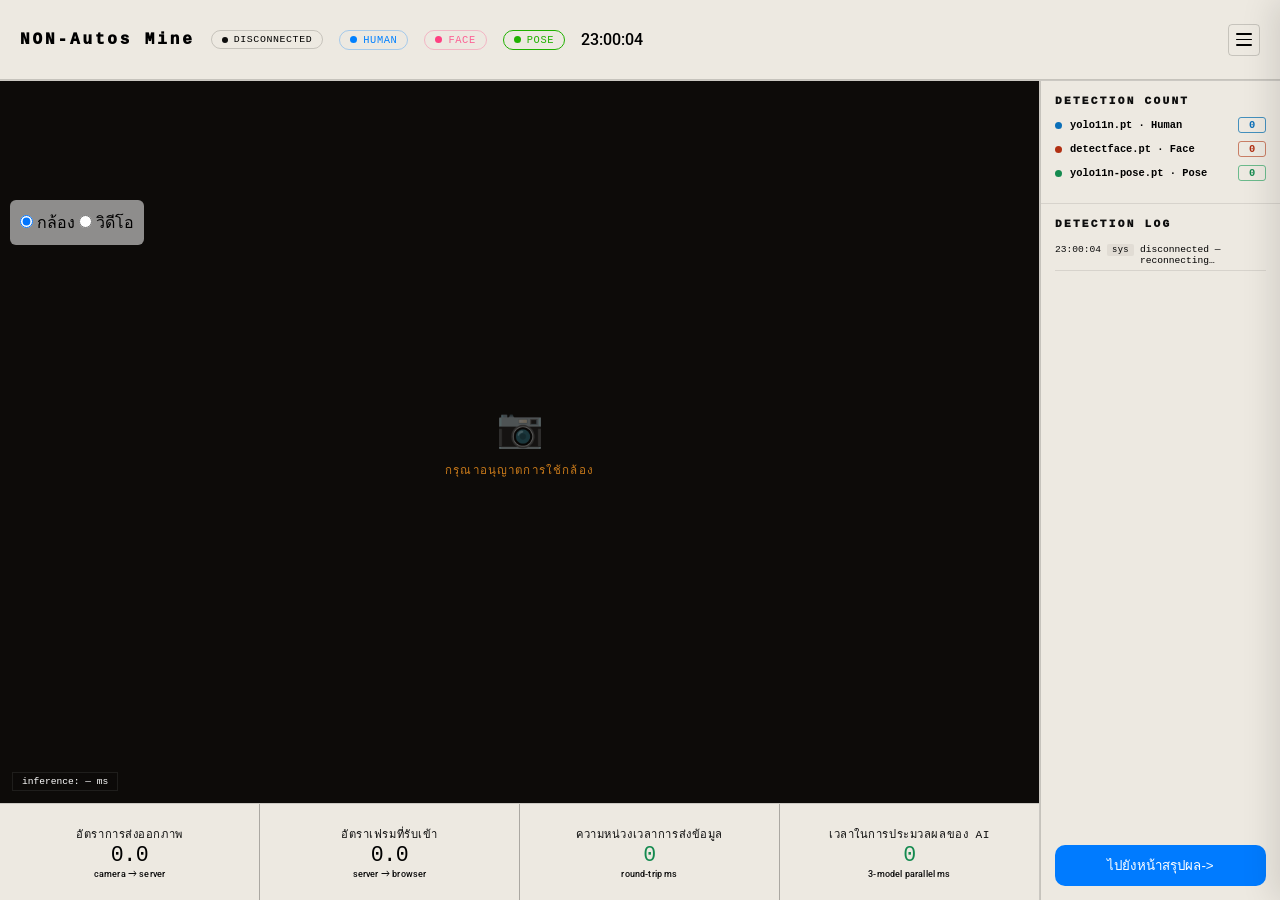
<file: Website/index.html>
<!doctype html>
<html lang="th">

<head>
    <meta charset="utf-8" />
    <title>NON | Main page</title>
    <meta name="viewport" content="width=device-width, initial-scale=1" />
    <link rel="stylesheet" href="index.css" />
</head>

<body>

    <div class="app">

        <!-- ===== HEADER ===== -->
        <header class="header">
            <div class="header-title">
                NON-Autos&nbsp;Mine
            </div>

            <!-- WebSocket status -->
            <div class="ws-pill">
                <span class="ws-dot" id="wsDot"></span>
                <span id="wsLabel">DISCONNECTED</span>
            </div>

            <!-- Model indicators -->
            <div class="ws-pill" style="border-color:rgba(0,128,255,0.3)">
                <span style="width:7px;height:7px;border-radius:50%;background:#0080ff;flex-shrink:0"></span>
                <span style="font-family:var(--mono);font-size:0.65rem;color:#0080ff">HUMAN</span>
            </div>
            <div class="ws-pill" style="border-color:rgba(255,64,129,0.3)">
                <span style="width:7px;height:7px;border-radius:50%;background:#ff4081;flex-shrink:0"></span>
                <span style="font-family:var(--mono);font-size:0.65rem;color:rgba(255,64,129,0.8)">FACE</span>
            </div>
            <div class="ws-pill" style="border-color:rgb(32, 177, 0)">
                <span style="width:7px;height:7px;border-radius:50%;background:rgb(32, 177, 0);flex-shrink:0"></span>
                <span style="font-family:var(--mono);font-size:0.65rem;color:rgb(32, 177, 0)">POSE</span>
            </div>

            <div class="header-time" id="clock">00:00:00</div>

            <!-- Hamburger -->
            <button class="hamburger" id="hamburgerBtn" aria-label="เมนู">
                <span></span><span></span><span></span>
            </button>
        </header>

        <!-- ===== DRAWER OVERLAY ===== -->
        <div class="drawer-overlay" id="drawerOverlay"></div>

        <!-- ===== DRAWER PANEL ===== -->
        <nav class="drawer" id="drawer">
            <!-- Back / Close -->
            <div class="drawer-header">
                <button class="drawer-back" id="drawerBack">
                    <svg width="16" height="16" viewBox="0 0 16 16" fill="none">
                        <path d="M10 3L5 8L10 13" stroke="currentColor" stroke-width="1.8" stroke-linecap="round" stroke-linejoin="round"/>
                    </svg>
                    <span id="drawerBackLabel">ปิดเมนู</span>
                </button>
                <div class="drawer-title" id="drawerTitle">NON-Autos&nbsp;Mine</div>
            </div>

            <!-- ===== MAIN MENU ===== -->
            <div class="drawer-body" id="drawerMain">
                <p class="drawer-subtitle">เลือกหมวดหมู่ที่ต้องการดู</p>

                <button class="menu-item" data-panel="graph">
                    <span class="menu-icon">📈</span>
                    <span class="menu-text">
                        <span class="menu-label">ข้อมูลกราฟ</span>
                        <span class="menu-desc">Plot กราฟความเร็ว & Keypoint</span>
                    </span>
                    <span class="menu-arrow">›</span>
                </button>

                <button class="menu-item" data-panel="score">
                    <span class="menu-icon">🏅</span>
                    <span class="menu-text">
                        <span class="menu-label">คะแนนผู้เข้าร่วม</span>
                        <span class="menu-desc">แบ่งคะแนนรายบุคคล</span>
                    </span>
                    <span class="menu-arrow">›</span>
                </button>

                <button class="menu-item" data-panel="settings">
                    <span class="menu-icon">⚙️</span>
                    <span class="menu-text">
                        <span class="menu-label">การตั้งค่าพารามิเตอร์</span>
                        <span class="menu-desc">ประเภทกิจกรรม & ส่วนของร่างกาย</span>
                    </span>
                    <span class="menu-arrow">›</span>
                </button>

                <div class="drawer-divider"></div>
                <div class="drawer-info">
                    <div class="info-row"><span class="info-k">Model</span><span class="info-v">yolo11n · yolo11n-pose</span></div>
                    <div class="info-row"><span class="info-k">Status</span><span id="drawerWsStatus" class="info-v" style="color:var(--col-pose)">—</span></div>
                </div>
            </div>

            <!-- ===== PANEL: GRAPH ===== -->
            <div class="drawer-body drawer-panel" id="panelGraph">
                <p class="drawer-subtitle">กราฟจากข้อมูล AI Detection</p>

                <!-- Speed chart -->
                <div class="chart-block">
                    <div class="chart-label">
                        <span class="chart-dot" style="background:#ff3333"></span>
                        อัตราเร็วของจุดสีแดง ณ จุดตัดเส้นทแยงมุม
                    </div>
                    <canvas class="mini-chart" id="chartSpeed" height="90"></canvas>
                    <div class="chart-legend">
                        <span class="legend-item"><span class="leg-dot" style="background:#ff3333"></span>px/s</span>
                    </div>
                </div>

                <!-- Keypoint chart -->
                <div class="chart-block">
                    <div class="chart-label">
                        <span class="chart-dot" style="background:#69ff47"></span>
                        การเคลื่อนที่ของ Keypoint (Pose)
                    </div>
                    <canvas class="mini-chart" id="chartKeypoint" height="90"></canvas>
                    <div class="chart-legend" id="kpLegend">
                        <span class="legend-item"><span class="leg-dot" style="background:rgba(80,200,255,0.9)"></span>แขนซ้าย</span>
                        <span class="legend-item"><span class="leg-dot" style="background:rgba(255,220,50,0.9)"></span>แขนขวา</span>
                        <span class="legend-item"><span class="leg-dot" style="background:rgba(200,200,255,0.8)"></span>หัว</span>
                        <span class="legend-item"><span class="leg-dot" style="background:rgba(105,255,71,0.85)"></span>ลำตัว</span>
                    </div>
                </div>
            </div>

            <!-- ===== PANEL: SCORE ===== -->
            <div class="drawer-body drawer-panel" id="panelScore">
                <p class="drawer-subtitle">คะแนนแยกตามบุคคลที่ตรวจจับได้</p>
                <div id="scoreList" class="score-list">
                    <div class="score-empty">ยังไม่มีข้อมูลผู้เข้าร่วม<br>รอให้ตรวจจับ Human…</div>
                </div>
            </div>

            <!-- ===== PANEL: SETTINGS ===== -->
            <div class="drawer-body drawer-panel" id="panelSettings">
                <p class="drawer-subtitle">พารามิเตอร์การวิเคราะห์</p>

                <!-- ค่าที่รับมาจาก setup.html -->
                <div class="setting-group">
                    <label class="setting-label">ข้อมูลจากการตั้งค่า</label>
                    <div class="setup-info-block">
                        <div class="setup-info-row">
                            <span class="setup-info-k">วิธีเล่น</span>
                            <span class="setup-info-v" id="infoPlayMethod">—</span>
                        </div>
                        <div class="setup-info-row">
                            <span class="setup-info-k">วัตถุประสงค์</span>
                            <span class="setup-info-v" id="infoObjective">—</span>
                        </div>
                        <div class="setup-info-row">
                            <span class="setup-info-k">ชื่อเกม</span>
                            <span class="setup-info-v" id="infoGameName">—</span>
                        </div>
                    </div>
                </div>

                <div class="drawer-divider"></div>
            </div>
        </nav>

        <!-- ===== CAMERA ===== -->
        <div style="position:absolute;top:200px;left:10px;z-index:50;background:rgba(255, 255, 255, 0.533);padding:10px;border-radius:6px">
            <label>
                <input type="radio" name="mode" value="camera" checked> กล้อง
            </label>
            <label>
                <input type="radio" name="mode" value="video"> วิดีโอ
            </label>
            <input type="file" id="videoFile" accept="video/mp4" style="display:none" />
        </div>

        <main class="camera-area">
            <!-- Live feed -->
            <video id="video" autoplay playsinline muted></video>

            <!-- AI overlay canvas -->
            <canvas id="overlay"></canvas>

            <!-- Camera offline notice -->
            <div class="cam-offline" id="camOffline">
                <div class="cam-offline-icon">📷</div>
                <div class="cam-offline-text">กรุณาอนุญาตการใช้กล้อง</div>
            </div>

            <!-- Inference time badge (bottom-left) -->
            <div class="infer-badge" id="inferBadge">
                inference: <span>—</span> ms
            </div>
        </main>

        <!-- ===== STATUS BAR ===== -->
        <section class="status-bar">
            <div class="stat-cell">
                <div class="stat-label">อัตราการส่งออกภาพ</div>
                <div class="stat-value" id="valTxFps">0</div>
                <div class="stat-sub">camera → server</div>
            </div>
            <div class="stat-cell">
                <div class="stat-label">อัตราเฟรมที่รับเข้า</div>
                <div class="stat-value" id="valRxFps">0</div>
                <div class="stat-sub">server → browser</div>
            </div>
            <div class="stat-cell">
                <div class="stat-label">ความหน่วงเวลาการส่งข้อมูล</div>
                <div class="stat-value ok" id="valLat">—</div>
                <div class="stat-sub">round-trip ms</div>
            </div>
            <div class="stat-cell">
                <div class="stat-label">เวลาในการประมวลผลของ AI</div>
                <div class="stat-value ok" id="valInfer">—</div>
                <div class="stat-sub">3-model parallel ms</div>
            </div>
        </section>

        <!-- ===== SIDEBAR ===== -->
        <aside class="sidebar">

            <!-- Model counts -->
            <div class="sidebar-section">
                <div class="section-title">Detection Count</div>

                <div class="model-row">
                    <span class="model-dot human"></span>
                    <span class="model-name">yolo11n.pt · Human</span>
                    <span class="model-count human" id="countHuman">0</span>
                </div>
                <div class="model-row">
                    <span class="model-dot face"></span>
                    <span class="model-name">detectface.pt · Face</span>
                    <span class="model-count face" id="countFace">0</span>
                </div>
                <div class="model-row">
                    <span class="model-dot pose"></span>
                    <span class="model-name">yolo11n-pose.pt · Pose</span>
                    <span class="model-count pose" id="countPose">0</span>
                </div>
            </div>

            <!-- Detection log -->
            <div class="sidebar-section" style="flex:1;overflow:hidden;display:flex;flex-direction:column">
                <div class="section-title">Detection Log</div>
                <div class="det-log" id="detLog">
                    <div class="log-entry">
                        <span class="log-ts">--:--:--</span>
                        <span class="log-type face">SYS</span>
                        <span class="log-detail">รอการเชื่อมต่อ…</span>
                    </div>
                </div>
                <button id="goDashboardBtn" style="border-radius: 10px; font-color: white; background-color: #007bff; border: none; padding: 10px 20px; cursor: pointer; margin-top: auto; width: 100%;">
                    <span style="color: white; text-decoration: none;">ไปยังหน้าสรุปผล-></span>
                </button>
            </div>

        </aside>

    </div>

    <script src="index.js"></script>
</body>

</html>
</file>
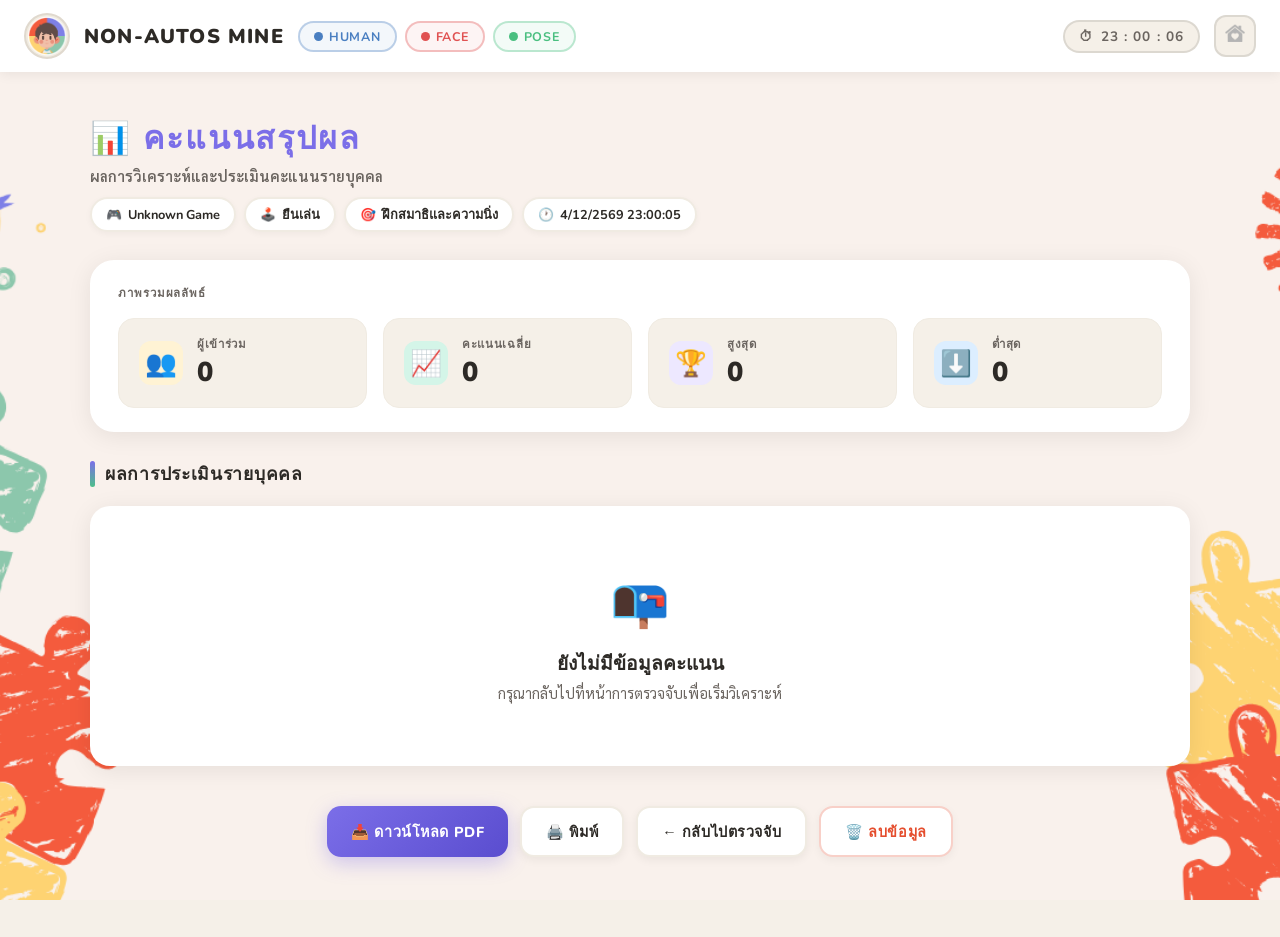
<file: Website/Dashboard.html>
<!doctype html>
<html lang="th">
<head>
    <meta charset="utf-8" />
    <title>NON | คะแนนสรุปผล</title>
    <meta name="viewport" content="width=device-width, initial-scale=1" />
    <link rel="preconnect" href="https://fonts.googleapis.com">
    <link href="https://fonts.googleapis.com/css2?family=Nunito:wght@400;600;700;800;900&family=Sarabun:wght@400;600;700&display=swap" rel="stylesheet">
    <style>
        *, *::before, *::after {
            box-sizing: border-box;
            margin: 0;
            padding: 0;
        }

        :root {
            --bg: #f5f0e8;
            --white: #ffffff;
            --ink: #2d2a26;
            --ink-soft: #6b6560;
            --red: #e54e2e;
            --orange: #f4a020;
            --teal: #4dbf8a;
            --purple: #7b6ee8;
            --col-human: #4a7fc1;
            --col-face: #e05252;
            --col-pose: #4abf80;
            --shadow: 0 4px 24px rgba(0,0,0,0.08);
            --border: #f0ebe2;
        }

        html, body {
            min-height: 100%;
            background: url('image/BG.png') no-repeat center center fixed;
            background-size: cover;
            background-color: var(--bg);
            font-family: 'Nunito', 'Sarabun', sans-serif;
            color: var(--ink);
            overflow-x: hidden;
        }

        /* ===== HEADER ===== */
        .header {
            position: sticky;
            top: 0;
            z-index: 100;
            height: 72px;
            background: var(--white);
            box-shadow: 0 2px 12px rgba(0,0,0,0.07);
            display: flex;
            align-items: center;
            gap: 14px;
            padding: 0 24px;
        }

        .logo-avatar {
            width: 46px; height: 46px;
            border-radius: 50%;
            overflow: hidden;
            flex-shrink: 0;
            background: #f0ebe0;
            display: flex; align-items: center; justify-content: center;
            font-size: 0.6rem;
            color: var(--ink-soft);
            text-align: center;
            line-height: 1.2;
            border: 2px solid #e0d9ce;
            cursor: pointer;
        }
        .logo-avatar img {
            width: 100%; height: 100%;
            object-fit: cover;
            display: block;
        }

        .header-title {
            font-size: 1.25rem;
            font-weight: 900;
            letter-spacing: 0.06em;
            color: var(--ink);
            text-transform: uppercase;
        }

        .ws-pills { display: flex; gap: 8px; }
        .ws-pill {
            display: flex; align-items: center; gap: 6px;
            border-radius: 99px;
            padding: 5px 14px;
            font-size: 0.78rem;
            font-weight: 700;
            letter-spacing: 0.06em;
            border: 2px solid;
        }
        .pill-dot { width: 9px; height: 9px; border-radius: 50%; }
        .pill-human { border-color: #4a7fc155; color: var(--col-human); background: #4a7fc110; }
        .pill-face  { border-color: #e0525255; color: var(--col-face);  background: #e0525210; }
        .pill-pose  { border-color: #4abf8055; color: var(--col-pose);  background: #4abf8010; }

        .header-right {
            margin-left: auto;
            display: flex; align-items: center; gap: 14px;
        }

        .clock-pill {
            display: flex; align-items: center; gap: 7px;
            border: 2px solid rgba(0,0,0,0.1);
            border-radius: 99px;
            padding: 5px 14px;
            font-size: 0.85rem;
            font-weight: 700;
            letter-spacing: 0.08em;
            color: var(--ink-soft);
            background: var(--bg);
        }

        .home-btn {
            width: 42px; height: 42px;
            border-radius: 12px;
            background: var(--bg);
            border: 2px solid rgba(0,0,0,0.1);
            display: flex; align-items: center; justify-content: center;
            cursor: pointer;
            transition: background 0.2s;
            text-decoration: none;
            overflow: hidden;
            color: var(--ink-soft);
            font-size: 0.55rem;
            text-align: center;
            line-height: 1.3;
        }
        .home-btn:hover { background: #ebe4d8; }
        .home-btn img {
            width: 100%; height: 100%;
            object-fit: cover;
            display: block;
        }

        /* ===== PAGE ===== */
        .page {
            position: relative; z-index: 1;
            padding: 40px 20px 80px;
            min-height: calc(100vh - 72px);
        }

        .page-inner {
            max-width: 1100px;
            margin: 0 auto;
        }

        /* ===== PAGE TITLE ===== */
        .page-title-bar {
            margin-bottom: 28px;
            animation: card-in 0.4s cubic-bezier(.22,1,.36,1) both;
        }

        .page-title {
            font-size: 2rem;
            font-weight: 900;
            letter-spacing: 0.06em;
            text-transform: uppercase;
            color: var(--purple);
            font-family: 'Nunito', sans-serif;
        }

        .page-subtitle {
            font-size: 0.92rem;
            color: var(--ink-soft);
            margin-top: 3px;
            font-family: 'Sarabun', sans-serif;
            font-weight: 600;
        }

        /* ===== META PILLS ===== */
        .meta-pills {
            display: flex;
            flex-wrap: wrap;
            gap: 8px;
            margin-top: 12px;
        }

        .meta-pill {
            display: flex; align-items: center; gap: 6px;
            background: var(--white);
            border: 2px solid var(--border);
            border-radius: 99px;
            padding: 5px 14px;
            font-size: 0.8rem;
            font-weight: 700;
            color: var(--ink-soft);
            font-family: 'Nunito', sans-serif;
            box-shadow: 0 2px 6px rgba(0,0,0,0.04);
        }

        .meta-pill strong {
            color: var(--ink);
        }

        /* ===== STATS CARD ===== */
        .stats-card {
            background: var(--white);
            border-radius: 24px;
            box-shadow: var(--shadow);
            padding: 24px 28px;
            margin-bottom: 28px;
            animation: card-in 0.45s cubic-bezier(.22,1,.36,1) both;
            animation-delay: 0.05s;
        }

        .stats-card-title {
            font-size: 0.72rem;
            font-weight: 700;
            text-transform: uppercase;
            letter-spacing: 0.08em;
            color: var(--ink-soft);
            margin-bottom: 16px;
            font-family: 'Nunito', sans-serif;
        }

        .stats-grid {
            display: grid;
            grid-template-columns: repeat(auto-fit, minmax(180px, 1fr));
            gap: 16px;
        }

        .stat-item {
            background: var(--bg);
            border-radius: 16px;
            padding: 16px 20px;
            display: flex;
            align-items: center;
            gap: 14px;
            border: 1.5px solid var(--border);
        }

        .stat-icon {
            font-size: 1.6rem;
            flex-shrink: 0;
            width: 44px; height: 44px;
            border-radius: 12px;
            display: flex; align-items: center; justify-content: center;
        }
        .stat-icon.yellow { background: #fff3d4; }
        .stat-icon.green  { background: #d4f5e8; }
        .stat-icon.purple { background: #ede8ff; }
        .stat-icon.blue   { background: #dceeff; }

        .stat-title {
            font-size: 0.72rem;
            font-weight: 700;
            color: var(--ink-soft);
            text-transform: uppercase;
            letter-spacing: 0.06em;
            font-family: 'Nunito', sans-serif;
        }

        .stat-value {
            font-size: 1.7rem;
            font-weight: 900;
            color: var(--ink);
            font-family: 'Nunito', sans-serif;
            font-variant-numeric: tabular-nums;
            margin-top: 1px;
        }

        /* ===== SECTION HEADING ===== */
        .section-heading {
            display: flex;
            align-items: center;
            gap: 10px;
            margin-bottom: 18px;
            margin-top: 8px;
        }

        .section-heading-bar {
            width: 5px; height: 26px;
            border-radius: 3px;
            background: linear-gradient(180deg, var(--purple), var(--teal));
            flex-shrink: 0;
        }

        .section-heading-text {
            font-size: 1.1rem;
            font-weight: 900;
            letter-spacing: 0.04em;
            text-transform: uppercase;
            color: var(--ink);
            font-family: 'Nunito', sans-serif;
        }

        /* ===== SCORE CARDS GRID ===== */
        .score-cards-grid {
            display: grid;
            grid-template-columns: repeat(auto-fill, minmax(300px, 1fr));
            gap: 20px;
            margin-bottom: 32px;
        }

        .score-card {
            background: var(--white);
            border-radius: 20px;
            box-shadow: var(--shadow);
            overflow: hidden;
            animation: card-in 0.5s cubic-bezier(.22,1,.36,1) both;
        }

        .score-card:nth-child(1) { animation-delay: 0.1s; }
        .score-card:nth-child(2) { animation-delay: 0.17s; }
        .score-card:nth-child(3) { animation-delay: 0.24s; }
        .score-card:nth-child(4) { animation-delay: 0.31s; }
        .score-card:nth-child(5) { animation-delay: 0.38s; }
        .score-card:nth-child(6) { animation-delay: 0.45s; }

        .score-card-top {
            padding: 20px 20px 16px;
            border-bottom: 1.5px solid var(--border);
        }

        .score-card-header {
            display: flex;
            align-items: center;
            gap: 14px;
            margin-bottom: 14px;
        }

        .score-avatar {
            width: 48px; height: 48px;
            border-radius: 50%;
            display: flex; align-items: center; justify-content: center;
            font-weight: 900;
            font-size: 1.1rem;
            color: white;
            font-family: 'Nunito', sans-serif;
            flex-shrink: 0;
        }

        .score-card-name {
            font-size: 1.05rem;
            font-weight: 800;
            color: var(--ink);
            font-family: 'Nunito', sans-serif;
        }

        .score-card-id {
            font-size: 0.78rem;
            color: var(--ink-soft);
            font-family: 'Sarabun', sans-serif;
            margin-top: 1px;
        }

        .score-main-wrap {
            display: flex;
            align-items: baseline;
            gap: 6px;
        }

        .score-main {
            font-size: 2.4rem;
            font-weight: 900;
            color: var(--purple);
            font-family: 'Nunito', sans-serif;
            font-variant-numeric: tabular-nums;
        }

        .score-main-label {
            font-size: 0.78rem;
            font-weight: 700;
            color: var(--ink-soft);
            text-transform: uppercase;
            letter-spacing: 0.06em;
            font-family: 'Nunito', sans-serif;
        }

        .score-card-body {
            padding: 16px 20px 20px;
            display: flex;
            flex-direction: column;
            gap: 10px;
            background: #faf7f2;
        }

        .breakdown-item {
            background: var(--white);
            border-radius: 12px;
            padding: 10px 14px;
            border: 1.5px solid var(--border);
        }

        .breakdown-label-row {
            display: flex;
            justify-content: space-between;
            align-items: center;
            margin-bottom: 6px;
        }

        .breakdown-label-text {
            font-size: 0.78rem;
            font-weight: 700;
            color: var(--ink-soft);
            text-transform: uppercase;
            letter-spacing: 0.05em;
            font-family: 'Nunito', sans-serif;
        }

        .breakdown-score {
            font-size: 0.88rem;
            font-weight: 800;
            color: var(--ink);
            font-family: 'Nunito', sans-serif;
        }

        .breakdown-bar {
            height: 6px;
            background: rgba(0,0,0,0.06);
            border-radius: 3px;
            overflow: hidden;
        }

        .breakdown-fill {
            height: 100%;
            border-radius: 3px;
            transition: width 1s ease-out;
        }

        .fill-purple { background: linear-gradient(90deg, var(--purple), #a094f0); }
        .fill-orange { background: linear-gradient(90deg, var(--orange), #f7c060); }
        .fill-teal   { background: linear-gradient(90deg, var(--teal),   #7fdbaf); }

        /* ===== EMPTY STATE ===== */
        .empty-state {
            grid-column: 1 / -1;
            background: var(--white);
            border-radius: 20px;
            box-shadow: var(--shadow);
            padding: 64px 32px;
            text-align: center;
        }

        .empty-icon {
            font-size: 3rem;
            margin-bottom: 12px;
        }

        .empty-title {
            font-size: 1.2rem;
            font-weight: 800;
            color: var(--ink);
            font-family: 'Nunito', sans-serif;
            margin-bottom: 6px;
        }

        .empty-desc {
            font-size: 0.9rem;
            color: var(--ink-soft);
            font-family: 'Sarabun', sans-serif;
        }

        /* ===== ACTION BUTTONS ===== */
        .action-bar {
            display: flex;
            gap: 12px;
            flex-wrap: wrap;
            justify-content: center;
            padding-top: 8px;
        }

        .btn {
            display: flex; align-items: center; gap: 8px;
            padding: 12px 24px;
            border: none;
            border-radius: 14px;
            font-size: 0.9rem;
            font-weight: 800;
            letter-spacing: 0.04em;
            cursor: pointer;
            transition: transform 0.18s, box-shadow 0.18s;
            font-family: 'Nunito', sans-serif;
            white-space: nowrap;
        }
        .btn:hover { transform: translateY(-2px); }
        .btn:active { transform: scale(0.99); }

        .btn-primary {
            background: linear-gradient(135deg, var(--purple) 0%, #5a4dcf 100%);
            color: white;
            box-shadow: 0 6px 20px rgba(123,110,232,0.35);
        }
        .btn-primary:hover { box-shadow: 0 10px 28px rgba(123,110,232,0.45); }

        .btn-secondary {
            background: var(--white);
            color: var(--ink);
            border: 2px solid var(--border);
            box-shadow: 0 3px 10px rgba(0,0,0,0.06);
        }
        .btn-secondary:hover { background: #faf7f2; }

        .btn-danger {
            background: var(--white);
            color: var(--red);
            border: 2px solid #f8d0c8;
            box-shadow: 0 3px 10px rgba(0,0,0,0.05);
        }
        .btn-danger:hover { background: #fff4f2; }

        /* ===== ANIMATIONS ===== */
        @keyframes card-in {
            from { opacity: 0; transform: translateY(20px) scale(0.98); }
            to   { opacity: 1; transform: translateY(0) scale(1); }
        }

        /* ===== RESPONSIVE ===== */
        @media (max-width: 768px) {
            .page { padding: 24px 14px 64px; }
            .ws-pills { display: none; }
            .page-title { font-size: 1.5rem; }
            .score-cards-grid { grid-template-columns: 1fr; }
            .stats-grid { grid-template-columns: repeat(2, 1fr); }
        }

        @media (max-width: 480px) {
            .stats-grid { grid-template-columns: 1fr; }
            .action-bar { flex-direction: column; align-items: stretch; }
            .btn { justify-content: center; }
        }
    </style>
</head>
<body>

<!-- HEADER -->
<header class="header">
    <div class="logo-avatar" title="Logo">
        <img src="image/logo.png" alt="NON Logo">
    </div>
    <div class="header-title">NON-Autos&nbsp;Mine</div>

    <div class="ws-pills">
        <div class="ws-pill pill-human">
            <span class="pill-dot" style="background:var(--col-human)"></span>
            HUMAN
        </div>
        <div class="ws-pill pill-face">
            <span class="pill-dot" style="background:var(--col-face)"></span>
            FACE
        </div>
        <div class="ws-pill pill-pose">
            <span class="pill-dot" style="background:var(--col-pose)"></span>
            POSE
        </div>
    </div>

    <div class="header-right">
        <div class="clock-pill">
            <span>⏱</span>
            <span id="clock">00 : 00 : 00</span>
        </div>
        <a href="select.html" class="home-btn" title="กลับหน้าตั้งค่า">
            <img src="image/class.png" alt="Home">
        </a>
    </div>
</header>

<!-- PAGE -->
<main class="page">
    <div class="page-inner">

        <!-- Page Title -->
        <div class="page-title-bar">
            <div class="page-title">📊 คะแนนสรุปผล</div>
            <div class="page-subtitle">ผลการวิเคราะห์และประเมินคะแนนรายบุคคล</div>
            <div class="meta-pills">
                <div class="meta-pill">🎮 <strong id="gameName">—</strong></div>
                <div class="meta-pill">🕹️ <strong id="playMethod">—</strong></div>
                <div class="meta-pill">🎯 <strong id="objective">—</strong></div>
                <div class="meta-pill">🕐 <strong id="timestamp">—</strong></div>
            </div>
        </div>

        <!-- Stats Card -->
        <div class="stats-card">
            <div class="stats-card-title">ภาพรวมผลลัพธ์</div>
            <div class="stats-grid">
                <div class="stat-item">
                    <div class="stat-icon yellow">👥</div>
                    <div>
                        <div class="stat-title">ผู้เข้าร่วม</div>
                        <div class="stat-value" id="totalParticipants">0</div>
                    </div>
                </div>
                <div class="stat-item">
                    <div class="stat-icon green">📈</div>
                    <div>
                        <div class="stat-title">คะแนนเฉลี่ย</div>
                        <div class="stat-value" id="averageScore">0</div>
                    </div>
                </div>
                <div class="stat-item">
                    <div class="stat-icon purple">🏆</div>
                    <div>
                        <div class="stat-title">สูงสุด</div>
                        <div class="stat-value" id="maxScore">0</div>
                    </div>
                </div>
                <div class="stat-item">
                    <div class="stat-icon blue">⬇️</div>
                    <div>
                        <div class="stat-title">ต่ำสุด</div>
                        <div class="stat-value" id="minScore">0</div>
                    </div>
                </div>
            </div>
        </div>

        <!-- Score Cards -->
        <div class="section-heading">
            <div class="section-heading-bar"></div>
            <div class="section-heading-text">ผลการประเมินรายบุคคล</div>
        </div>

        <div class="score-cards-grid" id="scoresContainer">
            <div class="empty-state">
                <div class="empty-icon">📭</div>
                <div class="empty-title">ยังไม่มีข้อมูล</div>
                <div class="empty-desc">กรุณากลับไปที่หน้าการตรวจจับเพื่อเริ่มวิเคราะห์</div>
            </div>
        </div>

        <!-- Action Buttons -->
        <div class="action-bar">
            <button class="btn btn-primary" onclick="exportPDF()">📥 ดาวน์โหลด PDF</button>
            <button class="btn btn-secondary" onclick="printPage()">🖨️ พิมพ์</button>
            <button class="btn btn-secondary" onclick="backToDetection()">← กลับไปตรวจจับ</button>
            <button class="btn btn-danger" onclick="clearData()">🗑️ ลบข้อมูล</button>
        </div>

    </div>
</main>

<script>
    // ======================================================
    // Clock
    // ======================================================
    const clockEl = document.getElementById('clock');
    function tick() {
        const t = new Date();
        const pad = n => String(n).padStart(2, '0');
        clockEl.textContent = `${pad(t.getHours())} : ${pad(t.getMinutes())} : ${pad(t.getSeconds())}`;
    }
    tick(); setInterval(tick, 1000);

    // ======================================================
    // Data Management
    // ======================================================
    const PLAY_LABEL = {
        sitting:  "นั่งเล่น",
        standing: "ยืนเล่น",
    };
    const OBJ_LABEL = {
        attention:   "ฝึกสมาธิและความนิ่ง",
        fine_motor:  "กล้ามเนื้อมัดเล็ก",
        gross_motor: "กล้ามเนื้อมัดใหญ่",
    };

    function getScoresData() {
        const dataStr = sessionStorage.getItem('sessionScores');
        if (!dataStr) return null;
        try { return JSON.parse(dataStr); } catch { return null; }
    }

    function getSessionParams() {
        return {
            playMethod: sessionStorage.getItem('playMethod') || 'standing',
            objective:  sessionStorage.getItem('objective')  || 'attention',
            gameName:   sessionStorage.getItem('gameName')   || 'Unknown Game',
        };
    }

    // ======================================================
    // Allowed participants
    // ======================================================
    const ALLOWED_NAMES = ['Ying', 'New', 'Tutor'];

    function filterAllowedData(data) {
        if (!data) return [];
        return data.filter(child =>
            ALLOWED_NAMES.some(name =>
                child.name.trim().toLowerCase() === name.toLowerCase()
            )
        );
    }

    // ======================================================
    // Render Dashboard
    // ======================================================
    function renderDashboard() {
        const rawData = getScoresData();
        const params  = getSessionParams();

        document.getElementById('gameName').textContent    = decodeURIComponent(params.gameName);
        document.getElementById('playMethod').textContent  = PLAY_LABEL[params.playMethod] || params.playMethod;
        document.getElementById('objective').textContent   = OBJ_LABEL[params.objective]   || params.objective;
        document.getElementById('timestamp').textContent   = new Date().toLocaleString('th-TH');

        // กรองเฉพาะข้อมูลของ Ying, New, Tutor
        const data = filterAllowedData(rawData);

        if (!rawData || rawData.length === 0) {
            document.getElementById('scoresContainer').innerHTML = `
                <div class="empty-state">
                    <div class="empty-icon">📭</div>
                    <div class="empty-title">ยังไม่มีข้อมูลคะแนน</div>
                    <div class="empty-desc">กรุณากลับไปที่หน้าการตรวจจับเพื่อเริ่มวิเคราะห์</div>
                </div>`;
            updateSummaryStats([]);
            return;
        }

        // ถ้าไม่มีข้อมูลของ Ying, New หรือ Tutor เลย → ไม่แสดง Dashboard
        if (data.length === 0) {
            document.getElementById('scoresContainer').innerHTML = `
                <div class="empty-state">
                    <div class="empty-icon">🚫</div>
                    <div class="empty-title">ไม่พบข้อมูลที่ได้รับอนุญาต</div>
                    <div class="empty-desc">Dashboard จะแสดงผลเฉพาะข้อมูลของ Ying, New และ Tutor เท่านั้น</div>
                </div>`;
            updateSummaryStats([]);
            return;
        }

        const html = data.map((child) => {
            const avgScore = Math.round(
                (child.scores.attention + child.scores.fine_motor + child.scores.gross_motor) / 3
            );
            const initials = child.name.substring(0, 2).toUpperCase();

            return `
                <div class="score-card">
                    <div class="score-card-top">
                        <div class="score-card-header">
                            <div class="score-avatar" style="background:${child.color}">${initials}</div>
                            <div>
                                <div class="score-card-name">${escapeHtml(child.name)}</div>
                                <div class="score-card-id">ID: ${child.track_id}</div>
                            </div>
                        </div>
                        <div class="score-main-wrap">
                            <div class="score-main">${avgScore}</div>
                            <div class="score-main-label">คะแนนเฉลี่ย</div>
                        </div>
                    </div>
                    <div class="score-card-body">
                        <div class="breakdown-item">
                            <div class="breakdown-label-row">
                                <span class="breakdown-label-text">สมาธิและความนิ่ง</span>
                                <span class="breakdown-score">${child.scores.attention}</span>
                            </div>
                            <div class="breakdown-bar">
                                <div class="breakdown-fill fill-purple" style="width:${child.scores.attention}%"></div>
                            </div>
                        </div>
                        
                    </div>
                </div>`;
        }).join('');

        document.getElementById('scoresContainer').innerHTML = html;
        updateSummaryStats(data);  // ใช้ data ที่กรองแล้ว
    }

    function updateSummaryStats(data) {
        if (!data || data.length === 0) {
            ['totalParticipants','averageScore','maxScore','minScore']
                .forEach(id => document.getElementById(id).textContent = '0');
            return;
        }
        const scores = data.map(c =>
            Math.round((c.scores.attention + c.scores.fine_motor + c.scores.gross_motor) / 3)
        );
        document.getElementById('totalParticipants').textContent = data.length;
        document.getElementById('averageScore').textContent      = Math.round(scores.reduce((a,b) => a+b, 0) / scores.length);
        document.getElementById('maxScore').textContent          = Math.max(...scores);
        document.getElementById('minScore').textContent          = Math.min(...scores);
    }

    function escapeHtml(text) {
        const div = document.createElement('div');
        div.textContent = text;
        return div.innerHTML;
    }

    // ======================================================
    // Export & Actions
    // ======================================================
    function exportPDF() {
        alert('PDF Export feature coming soon! (Requires jsPDF library)');
    }
    function printPage() { window.print(); }
    function clearData() {
        if (confirm('คุณแน่ใจหรือไม่ที่จะลบข้อมูลทั้งหมด?')) {
            ['sessionScores','playMethod','objective','gameName']
                .forEach(k => sessionStorage.removeItem(k));
            renderDashboard();
        }
    }
    function backToDetection() { window.location.href = 'index.html'; }

    // ======================================================
    // Init
    // ======================================================
    document.addEventListener('DOMContentLoaded', renderDashboard);
</script>
</body>
</html>
</file>
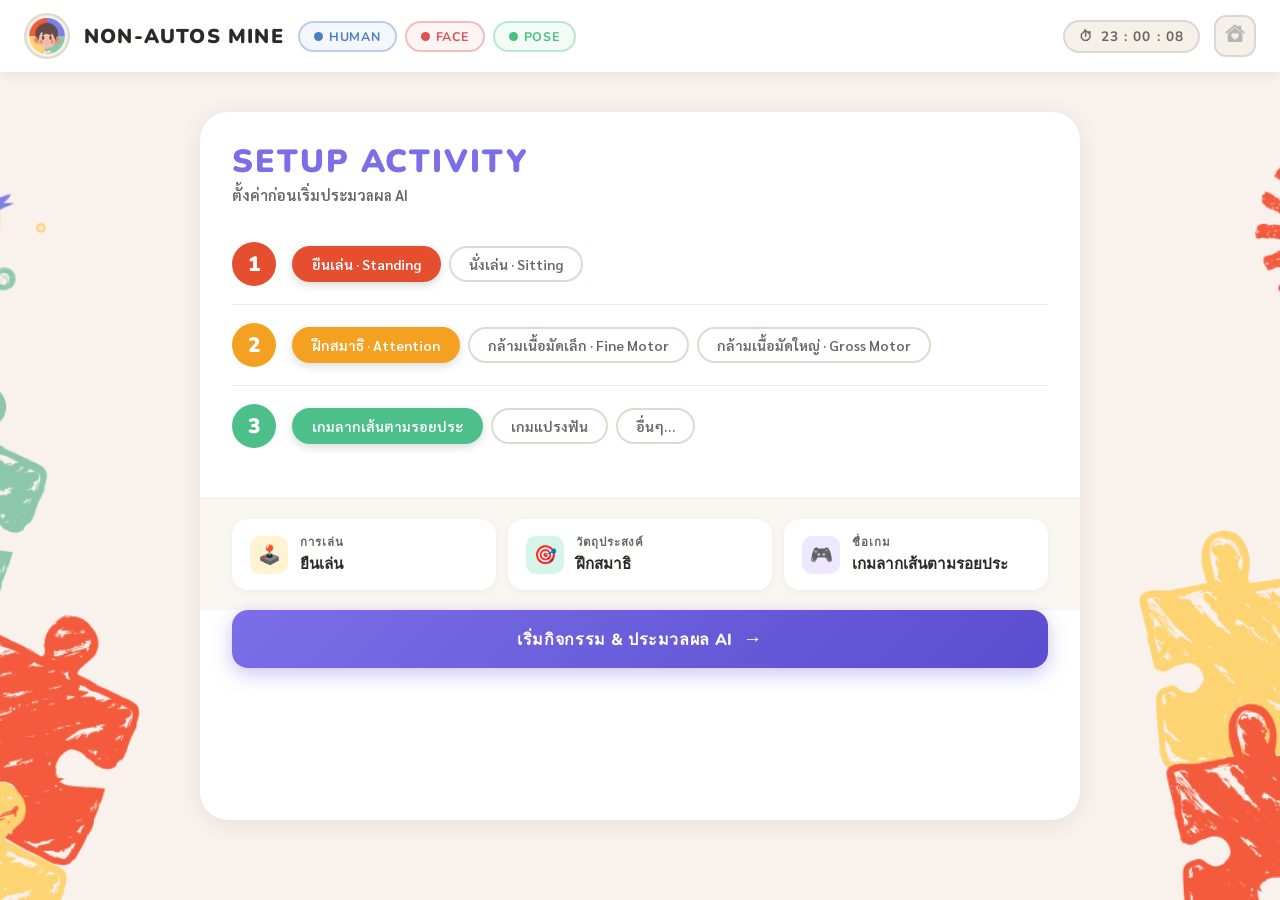
<file: Website/select.html>
<!DOCTYPE html>
<html lang="th">
<head>
<meta charset="UTF-8">
<meta name="viewport" content="width=device-width, initial-scale=1">
<title>NON | Setup Activity</title>
<link rel="preconnect" href="https://fonts.googleapis.com">
<link href="https://fonts.googleapis.com/css2?family=Nunito:wght@400;600;700;800;900&family=Sarabun:wght@400;600;700&display=swap" rel="stylesheet">
<style>
*, *::before, *::after { box-sizing: border-box; margin: 0; padding: 0; }

:root {
  --bg: #f5f0e8;
  --white: #ffffff;
  --ink: #2d2a26;
  --ink-soft: #6b6560;
  --red: #e54e2e;
  --orange: #f4a020;
  --teal: #4dbf8a;
  --purple: #7b6ee8;
  --col-human: #4a7fc1;
  --col-face: #e05252;
  --col-pose: #4abf80;
  --shadow: 0 4px 24px rgba(0,0,0,0.08);
}

html, body {
  min-height: 100%;
  background: url('image/BG.png') no-repeat center center fixed;
  background-size: cover;
  font-family: 'Nunito', 'Sarabun', sans-serif;
  overflow-x: hidden;
}

/* ===== HEADER ===== */
.header {
  position: relative; z-index: 10;
  height: 72px;
  background: var(--white);
  box-shadow: 0 2px 12px rgba(0,0,0,0.07);
  display: flex;
  align-items: center;
  gap: 14px;
  padding: 0 24px;
}

/* Logo avatar — slot for girl icon image */
.logo-avatar {
  width: 46px; height: 46px;
  border-radius: 50%;
  overflow: hidden;
  flex-shrink: 0;
  background: #f0ebe0;
  display: flex; align-items: center; justify-content: center;
  font-size: 0.6rem;
  color: var(--ink-soft);
  text-align: center;
  line-height: 1.2;
  border: 2px solid #e0d9ce;
  cursor: pointer;
}
.logo-avatar img {
  width: 100%; height: 100%;
  object-fit: cover;
  display: block;
}
.logo-avatar .placeholder-text { pointer-events: none; }

.header-title {
  font-size: 1.25rem;
  font-weight: 900;
  letter-spacing: 0.06em;
  color: var(--ink);
  text-transform: uppercase;
}

.ws-pills { display: flex; gap: 8px; }

.ws-pill {
  display: flex; align-items: center; gap: 6px;
  border-radius: 99px;
  padding: 5px 14px;
  font-size: 0.78rem;
  font-weight: 700;
  letter-spacing: 0.06em;
  border: 2px solid;
}
.pill-dot { width: 9px; height: 9px; border-radius: 50%; }
.pill-human { border-color: #4a7fc155; color: var(--col-human); background: #4a7fc110; }
.pill-face  { border-color: #e0525255; color: var(--col-face);  background: #e0525210; }
.pill-pose  { border-color: #4abf8055; color: var(--col-pose);  background: #4abf8010; }

.header-right {
  margin-left: auto;
  display: flex; align-items: center; gap: 14px;
}

.clock-pill {
  display: flex; align-items: center; gap: 7px;
  border: 2px solid rgba(0,0,0,0.1);
  border-radius: 99px;
  padding: 5px 14px;
  font-size: 0.85rem;
  font-weight: 700;
  letter-spacing: 0.08em;
  color: var(--ink-soft);
  background: var(--bg);
}

/* Home button — slot for house image */
.home-btn {
  width: 42px; height: 42px;
  border-radius: 12px;
  background: var(--bg);
  border: 2px solid rgba(0,0,0,0.1);
  display: flex; align-items: center; justify-content: center;
  cursor: pointer;
  transition: background 0.2s;
  text-decoration: none;
  overflow: hidden;
  color: var(--ink-soft);
  font-size: 0.55rem;
  text-align: center;
  line-height: 1.3;
}
.home-btn:hover { background: #ebe4d8; }
.home-btn img {
  width: 100%; height: 100%;
  object-fit: cover;
  display: block;
}

/* ===== PAGE ===== */
.page {
  position: relative; z-index: 1;
  display: flex; justify-content: center;
  padding: 40px 20px 80px;
  min-height: calc(100vh - 72px);
}

/* ===== CARD ===== */
.card {
  width: 100%; max-width: 880px;
  background: var(--white);
  border-radius: 28px;
  box-shadow: var(--shadow);
  overflow: hidden;
  animation: card-in 0.5s cubic-bezier(.22,1,.36,1) both;
}
@keyframes card-in {
  from { opacity: 0; transform: translateY(24px) scale(0.98); }
  to   { opacity: 1; transform: translateY(0) scale(1); }
}

.card-header { padding: 28px 32px 10px; }

.card-title {
  font-size: 2rem;
  font-weight: 900;
  letter-spacing: 0.06em;
  text-transform: uppercase;
  color: var(--purple);
  font-family: 'Nunito', sans-serif;
}
.card-subtitle {
  font-size: 0.92rem;
  color: var(--ink-soft);
  margin-top: 2px;
  font-family: 'Sarabun', sans-serif;
  font-weight: 600;
}

.card-body { padding: 10px 32px 0; }

/* ===== FORM ROWS ===== */
.form-row {
  display: flex;
  align-items: center;
  gap: 16px;
  padding: 18px 0;
  border-bottom: 1.5px solid #f0ebe2;
  animation: row-in 0.4s cubic-bezier(.22,1,.36,1) both;
}
.form-row:last-child { border-bottom: none; }
.form-row:nth-child(1) { animation-delay: 0.08s; }
.form-row:nth-child(2) { animation-delay: 0.15s; }
.form-row:nth-child(3) { animation-delay: 0.22s; }
@keyframes row-in {
  from { opacity: 0; transform: translateX(-12px); }
  to   { opacity: 1; transform: translateX(0); }
}

/* Number badge */
.num-badge {
  width: 44px; height: 44px;
  border-radius: 50%;
  display: flex; align-items: center; justify-content: center;
  font-size: 1.3rem;
  font-weight: 900;
  color: white;
  flex-shrink: 0;
}
.num-badge.red    { background: var(--red); }
.num-badge.orange { background: var(--orange); }
.num-badge.teal   { background: var(--teal); }

/* Chips */
.chips { display: flex; flex-wrap: wrap; gap: 8px; flex: 1; }

.chip {
  font-family: 'Sarabun', sans-serif;
  font-size: 0.88rem;
  font-weight: 600;
  padding: 7px 18px;
  border-radius: 99px;
  border: 2px solid #e0d9ce;
  background: white;
  color: var(--ink-soft);
  cursor: pointer;
  transition: all 0.2s cubic-bezier(.22,1,.36,1);
  white-space: nowrap;
  user-select: none;
}
.chip:hover { border-color: #c8bfb0; color: var(--ink); transform: translateY(-1px); }

.chip.active {
  color: white;
  border-color: transparent;
  box-shadow: 0 3px 10px rgba(0,0,0,0.15);
}
/* Row 1 — red */
.chip.red.active  { background: var(--red); }
/* Row 2 — all chips use orange (same as badge) */
.chip.obj.active  { background: var(--orange); }
/* Row 3 — teal */
.chip.teal.active { background: var(--teal); }

/* Custom game input */
.custom-input-wrap { margin-top: 8px; margin-left: 60px; }
.custom-input {
  font-family: 'Sarabun', sans-serif;
  font-size: 0.9rem;
  padding: 8px 16px;
  border: 2px solid #e0d9ce;
  border-radius: 12px;
  outline: none;
  width: 100%;
  max-width: 340px;
  color: var(--ink);
  transition: border-color 0.2s;
}
.custom-input:focus { border-color: var(--teal); }
.custom-input.hidden { display: none; }

/* ===== SUMMARY BAR ===== */
.summary-bar {
  display: flex;
  gap: 12px;
  flex-wrap: wrap;
  padding: 20px 32px;
  background: #faf7f2;
  border-top: 1.5px solid #f0ebe2;
  margin-top: 8px;
}
.sum-item {
  flex: 1 1 160px;
  background: white;
  border-radius: 16px;
  padding: 14px 18px;
  display: flex;
  align-items: center;
  gap: 12px;
  box-shadow: 0 2px 8px rgba(0,0,0,0.05);
  min-width: 140px;
}
.sum-icon {
  width: 38px; height: 38px;
  border-radius: 10px;
  display: flex; align-items: center; justify-content: center;
  font-size: 1.15rem;
  flex-shrink: 0;
}
.sum-icon.yellow { background: #fff3d4; }
.sum-icon.green  { background: #d4f5e8; }
.sum-icon.purple { background: #ede8ff; }
.sum-label {
  font-size: 0.72rem;
  font-weight: 700;
  color: var(--ink-soft);
  text-transform: uppercase;
  letter-spacing: 0.08em;
  font-family: 'Nunito', sans-serif;
}
.sum-val {
  font-size: 0.95rem;
  font-weight: 800;
  color: var(--ink);
  margin-top: 1px;
  font-family: 'Nunito', sans-serif;
}

/* ===== FOOTER ===== */
.card-footer { padding: 0 32px 28px; }

.btn-start {
  width: 100%;
  background: linear-gradient(135deg, #7b6ee8 0%, #5a4dcf 100%);
  color: white;
  border: none;
  border-radius: 16px;
  padding: 16px 24px;
  font-family: 'Nunito', sans-serif;
  font-size: 1rem;
  font-weight: 800;
  letter-spacing: 0.04em;
  cursor: pointer;
  display: flex; align-items: center; justify-content: center; gap: 10px;
  box-shadow: 0 6px 20px rgba(123,110,232,0.4);
  transition: transform 0.18s, box-shadow 0.18s;
}
.btn-start:hover { transform: translateY(-2px); box-shadow: 0 10px 28px rgba(123,110,232,0.45); }
.btn-start:active { transform: scale(0.99); }
.btn-arrow { font-size: 1.2rem; transition: transform 0.2s; }
.btn-start:hover .btn-arrow { transform: translateX(4px); }

@media (max-width: 600px) {
  .card-header, .card-body, .card-footer { padding-left: 20px; padding-right: 20px; }
  .summary-bar { padding: 16px 20px; }
  .ws-pills { display: none; }
  .card-title { font-size: 1.5rem; }
}
</style>
</head>
<body>

<!-- HEADER -->
<header class="header">

  <!-- Girl icon — replace src with your image URL -->
  <div class="logo-avatar" title="คลิกเพื่อเปลี่ยนรูป" onclick="document.getElementById('girlImgInput').click()">
    <img id="girlImg" src="image/logo.png" alt="" style="display:block">
    <input type="file" id="girlImgInput" accept="image/*" style="display:none">
  </div>

  <div class="header-title">NON-Autos&nbsp;Mine</div>

  <div class="ws-pills">
    <div class="ws-pill pill-human">
      <span class="pill-dot" style="background:var(--col-human)"></span>
      HUMAN
    </div>
    <div class="ws-pill pill-face">
      <span class="pill-dot" style="background:var(--col-face)"></span>
      FACE
    </div>
    <div class="ws-pill pill-pose">
      <span class="pill-dot" style="background:var(--col-pose)"></span>
      POSE
    </div>
  </div>

  <div class="header-right">
    <div class="clock-pill">
      <span>⏱</span>
      <span id="clock">00 : 00 : 00</span>
    </div>

    <!-- Home icon — replace src with your image URL -->
    <a href="#" class="home-btn" title="Home" onclick="document.getElementById('houseImgInput').click(); return false;">
      <img id="houseImg" src="image/class.png" alt="Home" style="display:block">
      <input type="file" id="houseImgInput" accept="image/*" style="display:none">
    </a>
  </div>
</header>

<!-- PAGE -->
<main class="page">
  <div class="card">

    <div class="card-header">
      <div class="card-title">Setup Activity</div>
      <div class="card-subtitle">ตั้งค่าก่อนเริ่มประมวลผล AI</div>
    </div>

    <form id="setupForm" action="index.html" method="GET">
      <input type="hidden" id="hPlayMethod" name="playMethod" value="standing">
      <input type="hidden" id="hObjective"  name="objective"  value="attention">
      <input type="hidden" id="hGameName"   name="gameName"   value="เกมลากเส้นตามรอยประ">

      <div class="card-body">

        <!-- Row 1: วิธีเล่น (red) -->
        <div class="form-row">
          <div class="num-badge red">1</div>
          <div class="chips" id="chips-play">
            <button type="button" class="chip red active" data-val="standing">ยืนเล่น · Standing</button>
            <button type="button" class="chip red" data-val="sitting">นั่งเล่น · Sitting</button>
          </div>
        </div>

        <!-- Row 2: วัตถุประสงค์ (orange — same as badge) -->
        <div class="form-row">
          <div class="num-badge orange">2</div>
          <div class="chips" id="chips-obj">
            <button type="button" class="chip obj active" data-val="attention">ฝึกสมาธิ · Attention</button>
            <button type="button" class="chip obj" data-val="fine_motor">กล้ามเนื้อมัดเล็ก · Fine Motor</button>
            <button type="button" class="chip obj" data-val="gross_motor">กล้ามเนื้อมัดใหญ่ · Gross Motor</button>
          </div>
        </div>

        <!-- Row 3: ชื่อเกม (teal) -->
        <div class="form-row" style="flex-wrap:wrap">
          <div class="num-badge teal">3</div>
          <div class="chips" id="chips-game">
            <button type="button" class="chip teal active" data-val="เกมลากเส้นตามรอยประ">เกมลากเส้นตามรอยประ</button>
            <button type="button" class="chip teal" data-val="เกมแปรงฟัน">เกมแปรงฟัน</button>
            <button type="button" class="chip teal" data-val="custom">อื่นๆ…</button>
          </div>
          <div class="custom-input-wrap" style="width:100%">
            <input type="text" class="custom-input hidden" id="gameNameCustom"
              placeholder="ระบุชื่อเกมที่ต้องการ…">
          </div>
        </div>

      </div>

      <!-- Summary bar -->
      <div class="summary-bar">
        <div class="sum-item">
          <div class="sum-icon yellow">🕹️</div>
          <div>
            <div class="sum-label">การเล่น</div>
            <div class="sum-val" id="sumPlay">ยืนเล่น</div>
          </div>
        </div>
        <div class="sum-item">
          <div class="sum-icon green">🎯</div>
          <div>
            <div class="sum-label">วัตถุประสงค์</div>
            <div class="sum-val" id="sumObj">ฝึกสมาธิ</div>
          </div>
        </div>
        <div class="sum-item">
          <div class="sum-icon purple">🎮</div>
          <div>
            <div class="sum-label">ชื่อเกม</div>
            <div class="sum-val" id="sumGame">เกมลากเส้นตามรอยประ</div>
          </div>
        </div>
      </div>

      <div class="card-footer">
        <button type="submit" class="btn-start">
          <span>เริ่มกิจกรรม &amp; ประมวลผล AI</span>
          <span class="btn-arrow">→</span>
        </button>
      </div>
    </form>
  </div>
</main>

<script>
// ---- Clock ----
const clockEl = document.getElementById('clock');
function tick() {
  const t = new Date();
  const pad = n => String(n).padStart(2,'0');
  clockEl.textContent = `${pad(t.getHours())} : ${pad(t.getMinutes())} : ${pad(t.getSeconds())}`;
}
tick(); setInterval(tick, 1000);

// ---- Image upload helpers ----
function bindImageSlot(inputId, imgId, placeholderId) {
  const input = document.getElementById(inputId);
  const img   = document.getElementById(imgId);
  const ph    = document.getElementById(placeholderId);
  input.addEventListener('change', e => {
    const file = e.target.files[0];
    if (!file) return;
    const url = URL.createObjectURL(file);
    img.src = url;
    img.style.display = 'block';
    if (ph) ph.style.display = 'none';
  });
}
bindImageSlot('girlImgInput',  'girlImg',  'girlPlaceholder');
bindImageSlot('houseImgInput', 'houseImg', 'housePlaceholder');

// ---- Chip groups ----
const playLabels = { standing: 'ยืนเล่น', sitting: 'นั่งเล่น' };
const objLabels  = { attention: 'ฝึกสมาธิ', fine_motor: 'กล้ามเนื้อมัดเล็ก', gross_motor: 'กล้ามเนื้อมัดใหญ่' };

function setupChips(groupId, hiddenId, sumId, labelMap) {
  const grp = document.getElementById(groupId);
  const hid = document.getElementById(hiddenId);
  const sum = document.getElementById(sumId);
  grp.querySelectorAll('.chip').forEach(btn => {
    btn.addEventListener('click', () => {
      grp.querySelectorAll('.chip').forEach(c => c.classList.remove('active'));
      btn.classList.add('active');
      const v = btn.dataset.val;
      hid.value = v;
      if (sum && labelMap) sum.textContent = labelMap[v] || btn.textContent.split('·')[0].trim();
    });
  });
}
setupChips('chips-play', 'hPlayMethod', 'sumPlay', playLabels);
setupChips('chips-obj',  'hObjective',  'sumObj',  objLabels);

// ---- Game chips ----
const gameGrp = document.getElementById('chips-game');
const hGame   = document.getElementById('hGameName');
const sumGame = document.getElementById('sumGame');
const custInp = document.getElementById('gameNameCustom');

gameGrp.querySelectorAll('.chip').forEach(btn => {
  btn.addEventListener('click', () => {
    gameGrp.querySelectorAll('.chip').forEach(c => c.classList.remove('active'));
    btn.classList.add('active');
    const v = btn.dataset.val;
    if (v === 'custom') {
      custInp.classList.remove('hidden');
      custInp.focus();
      hGame.value = '';
      sumGame.textContent = '—';
    } else {
      custInp.classList.add('hidden');
      hGame.value = v;
      sumGame.textContent = v;
    }
  });
});

custInp.addEventListener('input', () => {
  hGame.value = custInp.value.trim();
  sumGame.textContent = custInp.value.trim() || '—';
});

// ---- Validate ----
document.getElementById('setupForm').addEventListener('submit', e => {
  const active = gameGrp.querySelector('.chip.active');
  if (active?.dataset.val === 'custom' && !custInp.value.trim()) {
    e.preventDefault();
    custInp.style.borderColor = '#e54e2e';
    custInp.focus();
    setTimeout(() => custInp.style.borderColor = '', 1800);
  }
});
</script>
</body>
</html>
</file>
<file: Website/index.css>
/* =====================================================
   style.css — NON-Autos Mine · AI Detection Monitor
   Aesthetic: warm minimal — off-white ground, soft ink
   ===================================================== */

@import url('https://fonts.googleapis.com/css2?family=Lato:ital,wght@0,100;0,300;0,400;0,700;0,900;1,100;1,300;1,400;1,700;1,900&family=Roboto:ital,wght@0,100..900;1,100..900&display=swap');

/* ---- Reset ---- */
*, *::before, *::after { box-sizing: border-box; margin: 0; padding: 0; }

:root {
  --sans: 'Roboto', 'Lato', sans-serif;
  --mono: 'Courier New', monospace;

  --bg:        #f2efe9;
  --surface:   #ede9e1;
  --surface2:  #e5e0d6;

  /* 🔥 เพิ่ม contrast */
  --ink:       #000000;     /* เดิม #1a1814 */
  --ink-2:     #000000;     /* เดิม #6b6760 */
  --ink-3:     #0d0d0d;     /* เดิม #a8a49e */

  /* 🔥 border ชัดขึ้น */
  --border:    rgba(26,24,20,0.18);
  --border-s:  rgba(26,24,20,0.10);

  /* accent */
  --accent:    #1a1814;
  --red:       #d94040;
  --warn:      #c97a1a;

  /* 🔥 สี model ชัดขึ้น */
  --col-human: #0b6fb8;
  --col-face:  #b12f12;
  --col-pose:  #148a4f;
}

html, body {
  height: 100%;
  background: var(--bg);
  color: var(--ink);
  font-family: var(--sans);
  font-weight: 500;
  overflow: hidden;
  -webkit-font-smoothing: antialiased;
}

/* ---- Layout ---- */
.app {
  display: grid;
  grid-template-rows: 80px 1fr 96px; /* header, camera, status ความกว้าง ยาว ของ Header*/
  grid-template-columns: 1fr 240px;
  grid-template-areas:
    "header  header"
    "camera  sidebar"
    "status  sidebar";
  height: 100vh;
  gap: 1px;
  background: var(--border);
}

/* ---- Header ---- */
.header {
  grid-area: header;
  background: var(--surface);
  display: flex;
  align-items: center;
  gap: 16px;
  padding: 0 20px;
  border-bottom: 1px solid var(--border);
}

.header-title {
  font-family: var(--mono);
  font-size: 4 rem;
  font-weight: 1000;
  letter-spacing: 0.18em;
  color: var(--ink);
 
}

.header-time {
  color: var(--ink-2); /* เดิม ink-3 */
}

/* WS pill */
.ws-pill {
  display: flex;
  align-items: center;
  gap: 6px;
  background: transparent;
  border: 1px solid var(--border);
  border-radius: 99px;
  padding: 3px 10px;
  font-family: var(--mono);
  font-size: 0.62rem;
  letter-spacing: 0.06em;
  color: var(--ink-2);
}

.ws-dot {
  width: 6px;
  height: 6px;
  border-radius: 50%;
  background: var(--ink-3);
  transition: background 0.4s;
  flex-shrink: 0;
}

.ws-dot.on {
  background: var(--col-pose);
  animation: pulse-dot 2.4s ease-in-out infinite;
}

@keyframes pulse-dot {
  0%, 100% { opacity: 1; }
  50%       { opacity: 0.4; }
}

/* Model type pills — subtle color dots */
.ws-pill [style*="col-human"], 
.ws-pill [style*="#00e5ff"] { display: none; } /* replaced below */

/* ---- Camera Area ---- */
.camera-area {
  grid-area: camera;
  background: #0d0c0a;
  position: relative;
  overflow: hidden;
}

video {
  position: absolute;
  inset: 0;
  width: 100%;
  height: 100%;
  object-fit: contain;
  transform: scaleX(-1);
  opacity: 0.97;
}

#overlay {
  position: absolute;
  inset: 0;
  width: 100%;
  height: 100%;
  pointer-events: none;
  z-index: 5;
}

/* Camera offline */
.cam-offline {
  position: absolute;
  inset: 0;
  display: none;
  flex-direction: column;
  align-items: center;
  justify-content: center;
  gap: 10px;
  z-index: 10;
  background: rgba(13,12,10,0.88);
}

.cam-offline.show { display: flex; }

.cam-offline-icon {
  font-size: 2.4rem;
  opacity: 0.4;
}

.cam-offline-text {
  font-family: var(--mono);
  font-size: 0.72rem;
  color: var(--warn);
  letter-spacing: 0.1em;
}

/* Inference badge */
.infer-badge {
  position: absolute;
  bottom: 12px;
  left: 12px;
  z-index: 30;
  background: rgba(13,12,10,0.55);
  border: 1px solid rgba(255,255,255,0.08);
  border-radius: var(--radius);
  padding: 3px 9px;
  font-family: var(--mono);
  font-size: 0.6rem;
  color: rgb(255, 255, 255);
  pointer-events: none;
  backdrop-filter: blur(4px);
}

.infer-badge span { color: rgb(255, 255, 255);}

/* ---- Status Bar ---- */
.status-bar {
  grid-area: status;
  background: var(--surface);
  display: grid;
  grid-template-columns: repeat(4, 1fr);
  gap: 1px;
  background: var(--border);
  overflow: hidden;
}
/* Setup info block inside settings panel */
.setup-info-block {
    background: var(--bg);
    border: 1px solid var(--border-s);
    border-radius: 4px;
    padding: 8px 12px;
    display: flex;
    flex-direction: column;
    gap: 6px;
}

.setup-info-row {
    display: flex;
    justify-content: space-between;
    align-items: baseline;
    font-family: var(--mono);
    font-size: 0.6rem;
    letter-spacing: 0.04em;
}

.setup-info-k { color: var(--ink-3); }

.setup-info-v {
    color: var(--ink);
    font-weight: 700;
    max-width: 160px;
    text-align: right;
    overflow: hidden;
    text-overflow: ellipsis;
    white-space: nowrap;
}

.stat-cell {
  background: var(--surface);
  display: flex;
  flex-direction: column;
  align-items: center;
  justify-content: center;
  gap: 2px;
  padding: 12px 10px;
}

.stat-label {
  font-family: var(--mono);
  font-size: 0.7rem;
  letter-spacing: 0.05em;
  color: var(--ink-3);
  text-transform: uppercase;
}

.stat-value {
  font-family: var(--mono);
  font-size: 1.35rem;
  font-weight: 400;
  color: var(--ink);
  line-height: 1;
  letter-spacing: -0.02em;
  transition: color 0.3s;
}

.stat-value.warn { color: var(--warn); }
.stat-value.ok   { color: var(--col-pose); }

.stat-sub {
  font-family: var(--sans);
  font-size: 0.55rem;
  font-weight: 500;
  color: var(--ink-3);
  letter-spacing: 0.02em;
}

/* ---- Sidebar ---- */
.sidebar {
  grid-area: sidebar;
  background: var(--surface);
  display: flex;
  flex-direction: column;
  overflow: hidden;
  border-left: 1px solid var(--border);
}

.sidebar-section {
  border-bottom: 1px solid var(--border-s);
  padding: 14px 14px;
}

.sidebar-section:last-child {
  border-bottom: none;
  flex: 1;
  overflow-y: auto;
  display: flex;
  flex-direction: column;
}

.section-title {
  font-family: var(--mono);
  font-size: 0.7rem;
  letter-spacing: 0.2em;
  text-transform: uppercase;
  color: var(--ink-3);
  margin-bottom: 10px;
  font-weight: 1000;
}

/* Detection count rows */
.model-row {
  display: flex;
  align-items: center;
  gap: 8px;
  margin-bottom: 8px;
}

.model-dot {
  width: 7px;
  height: 7px;
  border-radius: 50%;
  flex-shrink: 0;
  background: var(--ink-3);
}

.model-dot.human { background: var(--col-human); }
.model-dot.face  { background: var(--col-face); }
.model-dot.pose  { background: var(--col-pose); }

.model-name {
  font-family: var(--mono);
  font-size: 0.65rem;
  font-weight: 700;
  color: var(--ink-2);
  flex: 1;
}

.model-count {
  font-family: var(--mono);
  font-size: 0.65rem;
  font-weight: 700;
  background: transparent;
  border: 1px solid var(--border);
  border-radius: 3px;
  padding: 1px 7px;
  min-width: 28px;
  text-align: center;
  color: var(--ink-2);
  transition: color 0.2s, border-color 0.2s;
}

.model-count.human { color: var(--col-human); border-color: rgba(29, 123, 181, 0.809); }
.model-count.face  { color: var(--col-face);  border-color: rgba(181, 64, 29, 0.628); }
.model-count.pose  { color: var(--col-pose);  border-color: rgba(29, 158, 89, 0.62); }

/* Detection log */
.det-log {
  flex: 1;
  overflow-y: auto;
  display: flex;
  flex-direction: column;
  gap: 0;
}

.det-log::-webkit-scrollbar { width: 2px; }
.det-log::-webkit-scrollbar-track { background: transparent; }
.det-log::-webkit-scrollbar-thumb { background: var(--border); border-radius: 2px; }

.log-entry {
  font-family: var(--mono);
  font-size: 0.6rem;
  font-weight: 300;
  display: flex;
  align-items: baseline;
  gap: 6px;
  padding: 4px 0;
  border-bottom: 1px solid var(--border-s);
  animation: fade-in 0.15s ease;
}

@keyframes fade-in {
  from { opacity: 0; }
  to   { opacity: 1; }
}

.log-ts     { color: var(--ink-3); flex-shrink: 0; }
.log-detail { color: var(--ink-2); }

.log-type {
  padding: 1px 5px;
  border-radius: 2px;
  font-size: 0.55rem;
  font-weight: 500;
  flex-shrink: 0;
  letter-spacing: 0.04em;
}

.log-type.human  { background: rgba(29,122,181,0.10); color: var(--col-human); }
.log-type.face   { background: rgba(181,64,29,0.10);  color: var(--col-face); }
.log-type.pose   { background: rgba(29,158,90,0.10);  color: var(--col-pose); }
.log-type.system { background: rgba(26,24,20,0.06);   color: var(--ink-2); }

/* ---- Responsive ---- */
@media (max-width: 860px) {
  .app {
    grid-template-rows: 44px 1fr 88px;
    grid-template-columns: 1fr;
    grid-template-areas: "header" "camera" "status";
  }
  .sidebar { display: none; }
}
/* =====================================================
   HAMBURGER & DRAWER SYSTEM
   ===================================================== */

/* ---- Hamburger Button ---- */
.hamburger {
  margin-left: auto;
  display: flex;
  flex-direction: column;
  justify-content: center;
  gap: 4px;
  width: 32px;
  height: 32px;
  background: transparent;
  border: 1px solid var(--border);
  border-radius: 4px;
  cursor: pointer;
  padding: 6px 7px;
  transition: background 0.2s, border-color 0.2s;
  flex-shrink: 0;
}

.hamburger:hover {
  background: var(--surface2);
  border-color: var(--ink-2);
}

.hamburger span {
  display: block;
  width: 100%;
  height: 1.5px;
  background: var(--ink);
  border-radius: 2px;
  transform-origin: center;
  transition: transform 0.3s cubic-bezier(.4,0,.2,1),
              opacity 0.2s,
              width 0.3s;
}

.hamburger.open span:nth-child(1) { transform: translateY(5.5px) rotate(45deg); }
.hamburger.open span:nth-child(2) { opacity: 0; width: 0; }
.hamburger.open span:nth-child(3) { transform: translateY(-5.5px) rotate(-45deg); }

/* ---- Overlay ---- */
.drawer-overlay {
  position: fixed;
  inset: 0;
  background: rgba(13,12,10,0);
  z-index: 90;
  pointer-events: none;
  transition: background 0.35s ease;
}

.drawer-overlay.show {
  background: rgba(13,12,10,0.45);
  pointer-events: all;
  backdrop-filter: blur(2px);
}

/* ---- Drawer Panel ---- */
.drawer {
  position: fixed;
  top: 0;
  right: 0;
  width: 320px;
  height: 100vh;
  background: var(--surface);
  border-left: 1px solid var(--border);
  z-index: 100;
  display: flex;
  flex-direction: column;
  overflow: hidden;
  transform: translateX(100%);
  transition: transform 0.38s cubic-bezier(.4,0,.2,1);
  box-shadow: -6px 0 32px rgba(0,0,0,0.12);
}

.drawer.open {
  transform: translateX(0);
}

/* ---- Drawer Header ---- */
.drawer-header {
  display: flex;
  align-items: center;
  gap: 10px;
  padding: 0 16px;
  height: 44px;
  border-bottom: 1px solid var(--border);
  flex-shrink: 0;
  background: var(--surface);
}

.drawer-back {
  display: flex;
  align-items: center;
  gap: 5px;
  background: transparent;
  border: none;
  cursor: pointer;
  color: var(--ink-2);
  font-family: var(--mono);
  font-size: 0.62rem;
  letter-spacing: 0.06em;
  padding: 4px 8px;
  border-radius: 3px;
  transition: background 0.2s, color 0.2s;
  flex-shrink: 0;
}

.drawer-back:hover {
  background: var(--surface2);
  color: var(--ink);
}

.drawer-back svg {
  transition: transform 0.2s;
}

.drawer-back:hover svg {
  transform: translateX(-2px);
}

.drawer-title {
  font-family: var(--mono);
  font-size: 0.7rem;
  font-weight: 700;
  letter-spacing: 0.15em;
  color: var(--ink);
  text-transform: uppercase;
  flex: 1;
  text-align: right;
  overflow: hidden;
  text-overflow: ellipsis;
  white-space: nowrap;
}

/* ---- Drawer Body (shared) ---- */
.drawer-body {
  flex: 1;
  overflow-y: auto;
  padding: 20px 16px;
  display: flex;
  flex-direction: column;
  gap: 4px;
}

.drawer-body::-webkit-scrollbar { width: 2px; }
.drawer-body::-webkit-scrollbar-track { background: transparent; }
.drawer-body::-webkit-scrollbar-thumb { background: var(--border); }

/* ---- Subtitle ---- */
.drawer-subtitle {
  font-family: var(--mono);
  font-size: 0.6rem;
  color: var(--ink-3);
  letter-spacing: 0.08em;
  text-transform: uppercase;
  margin-bottom: 12px;
  padding-bottom: 8px;
  border-bottom: 1px solid var(--border-s);
}

/* ---- Menu Items ---- */
.menu-item {
  display: flex;
  align-items: center;
  gap: 12px;
  background: var(--bg);
  border: 1px solid var(--border-s);
  border-radius: 6px;
  padding: 12px 14px;
  cursor: pointer;
  text-align: left;
  width: 100%;
  transition: background 0.18s, border-color 0.18s, transform 0.15s;
  margin-bottom: 6px;
  animation: item-in 0.32s cubic-bezier(.4,0,.2,1) both;
}

.menu-item:nth-child(2) { animation-delay: 0.04s; }
.menu-item:nth-child(3) { animation-delay: 0.08s; }
.menu-item:nth-child(4) { animation-delay: 0.12s; }

@keyframes item-in {
  from { opacity: 0; transform: translateX(16px); }
  to   { opacity: 1; transform: translateX(0); }
}

.menu-item:hover {
  background: var(--surface2);
  border-color: var(--border);
  transform: translateX(-2px);
}

.menu-item:active { transform: scale(0.98); }

.menu-icon {
  font-size: 1.3rem;
  flex-shrink: 0;
  line-height: 1;
}

.menu-text {
  flex: 1;
  display: flex;
  flex-direction: column;
  gap: 2px;
}

.menu-label {
  font-family: var(--mono);
  font-size: 0.72rem;
  font-weight: 700;
  color: var(--ink);
  letter-spacing: 0.04em;
}

.menu-desc {
  font-family: var(--sans);
  font-size: 0.57rem;
  color: var(--ink-3);
  font-weight: 400;
}

.menu-arrow {
  font-family: var(--mono);
  font-size: 1.1rem;
  color: var(--ink-3);
  transition: transform 0.2s, color 0.2s;
  line-height: 1;
}

.menu-item:hover .menu-arrow {
  transform: translateX(3px);
  color: var(--ink);
}

/* ---- Drawer Divider ---- */
.drawer-divider {
  height: 1px;
  background: var(--border-s);
  margin: 8px 0;
}

/* ---- Info block ---- */
.drawer-info {
  padding: 10px 0 4px;
  display: flex;
  flex-direction: column;
  gap: 6px;
}

.info-row {
  display: flex;
  justify-content: space-between;
  font-family: var(--mono);
  font-size: 0.6rem;
  letter-spacing: 0.04em;
}

.info-k { color: var(--ink-3); }
.info-v { color: var(--ink-2); }

/* ---- Sub-panels (Graph / Score / Settings) ---- */
.drawer-panel {
  display: none;
  animation: panel-in 0.28s cubic-bezier(.4,0,.2,1) both;
}

.drawer-panel.active {
  display: flex;
}

@keyframes panel-in {
  from { opacity: 0; transform: translateX(20px); }
  to   { opacity: 1; transform: translateX(0); }
}

/* ---- Chart block ---- */
.chart-block {
  background: var(--bg);
  border: 1px solid var(--border-s);
  border-radius: 6px;
  padding: 12px;
  margin-bottom: 10px;
}

.chart-label {
  font-family: var(--mono);
  font-size: 0.58rem;
  color: var(--ink-2);
  letter-spacing: 0.06em;
  margin-bottom: 8px;
  display: flex;
  align-items: center;
  gap: 6px;
}

.chart-dot {
  width: 6px;
  height: 6px;
  border-radius: 50%;
  flex-shrink: 0;
}

.mini-chart {
    width: 100%;
    height: 90px;
    min-height: 90px;
    max-height: 90px;
}

.chart-legend {
  display: flex;
  flex-wrap: wrap;
  gap: 8px;
  margin-top: 8px;
}

.legend-item {
  font-family: var(--mono);
  font-size: 0.55rem;
  color: var(--ink-3);
  display: flex;
  align-items: center;
  gap: 4px;
}

.leg-dot {
  width: 6px;
  height: 6px;
  border-radius: 50%;
  flex-shrink: 0;
}

/* ---- Score list ---- */
.score-list {
  display: flex;
  flex-direction: column;
  gap: 8px;
}

.score-empty {
  font-family: var(--mono);
  font-size: 0.62rem;
  color: var(--ink-3);
  text-align: center;
  padding: 32px 0;
  line-height: 1.8;
  letter-spacing: 0.04em;
}

.score-card {
  background: var(--bg);
  border: 1px solid var(--border-s);
  border-radius: 6px;
  padding: 10px 12px;
  animation: item-in 0.25s ease both;
}

.score-card-header {
  display: flex;
  align-items: center;
  gap: 8px;
  margin-bottom: 6px;
}

.score-id-dot {
  width: 8px;
  height: 8px;
  border-radius: 50%;
  flex-shrink: 0;
}

.score-id-label {
  font-family: var(--mono);
  font-size: 0.65rem;
  font-weight: 700;
  color: var(--ink);
  flex: 1;
}

.score-badge {
  font-family: var(--mono);
  font-size: 0.72rem;
  font-weight: 700;
  color: var(--col-pose);
  background: rgba(20,138,79,0.08);
  border: 1px solid rgba(20,138,79,0.25);
  border-radius: 3px;
  padding: 2px 8px;
}

.score-bar-wrap {
  height: 3px;
  background: var(--surface2);
  border-radius: 2px;
  overflow: hidden;
}

.score-bar-fill {
  height: 100%;
  border-radius: 2px;
  background: var(--col-pose);
  transition: width 0.6s cubic-bezier(.4,0,.2,1);
}

/* ---- Settings ---- */
.setting-group {
  margin-bottom: 16px;
}

.setting-label {
  display: block;
  font-family: var(--mono);
  font-size: 0.6rem;
  font-weight: 700;
  color: var(--ink-3);
  text-transform: uppercase;
  letter-spacing: 0.1em;
  margin-bottom: 8px;
}

.setting-chips {
  display: flex;
  flex-wrap: wrap;
  gap: 6px;
}

.chip {
  font-family: var(--mono);
  font-size: 0.6rem;
  padding: 4px 12px;
  border-radius: 99px;
  border: 1px solid var(--border);
  background: transparent;
  color: var(--ink-2);
  cursor: pointer;
  letter-spacing: 0.04em;
  transition: background 0.18s, border-color 0.18s, color 0.18s;
}

.chip:hover {
  background: var(--surface2);
  border-color: var(--ink-2);
  color: var(--ink);
}

.chip.active {
  background: var(--ink);
  border-color: var(--ink);
  color: var(--bg);
}

.slider-row {
  display: flex;
  align-items: center;
  gap: 10px;
}

.setting-slider {
  flex: 1;
  -webkit-appearance: none;
  height: 2px;
  background: var(--surface2);
  border-radius: 2px;
  outline: none;
  border: none;
  cursor: pointer;
  transition: background 0.2s;
}

.setting-slider::-webkit-slider-thumb {
  -webkit-appearance: none;
  width: 12px;
  height: 12px;
  border-radius: 50%;
  background: var(--ink);
  cursor: pointer;
  transition: transform 0.15s;
}

.setting-slider::-webkit-slider-thumb:hover {
  transform: scale(1.3);
}

.slider-val {
  font-family: var(--mono);
  font-size: 0.65rem;
  color: var(--ink-2);
  min-width: 28px;
  text-align: right;
}
</file>
